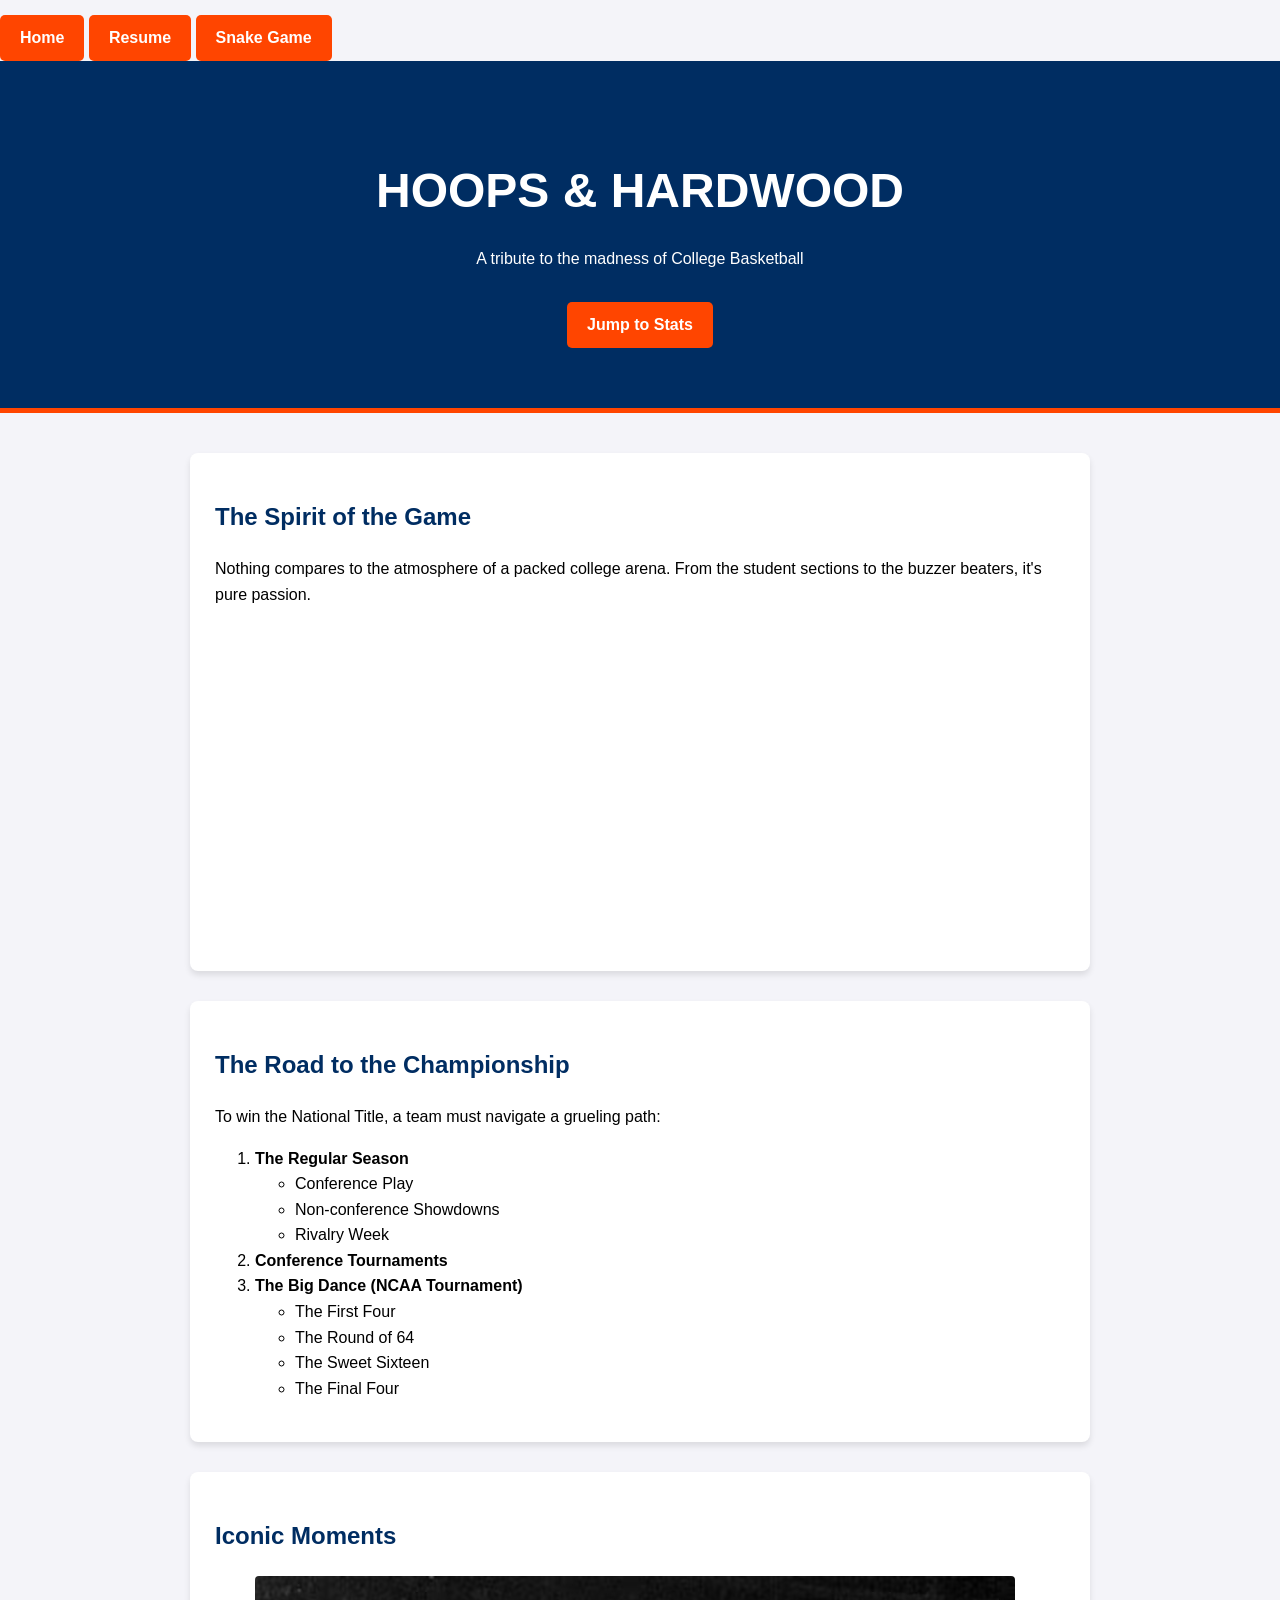
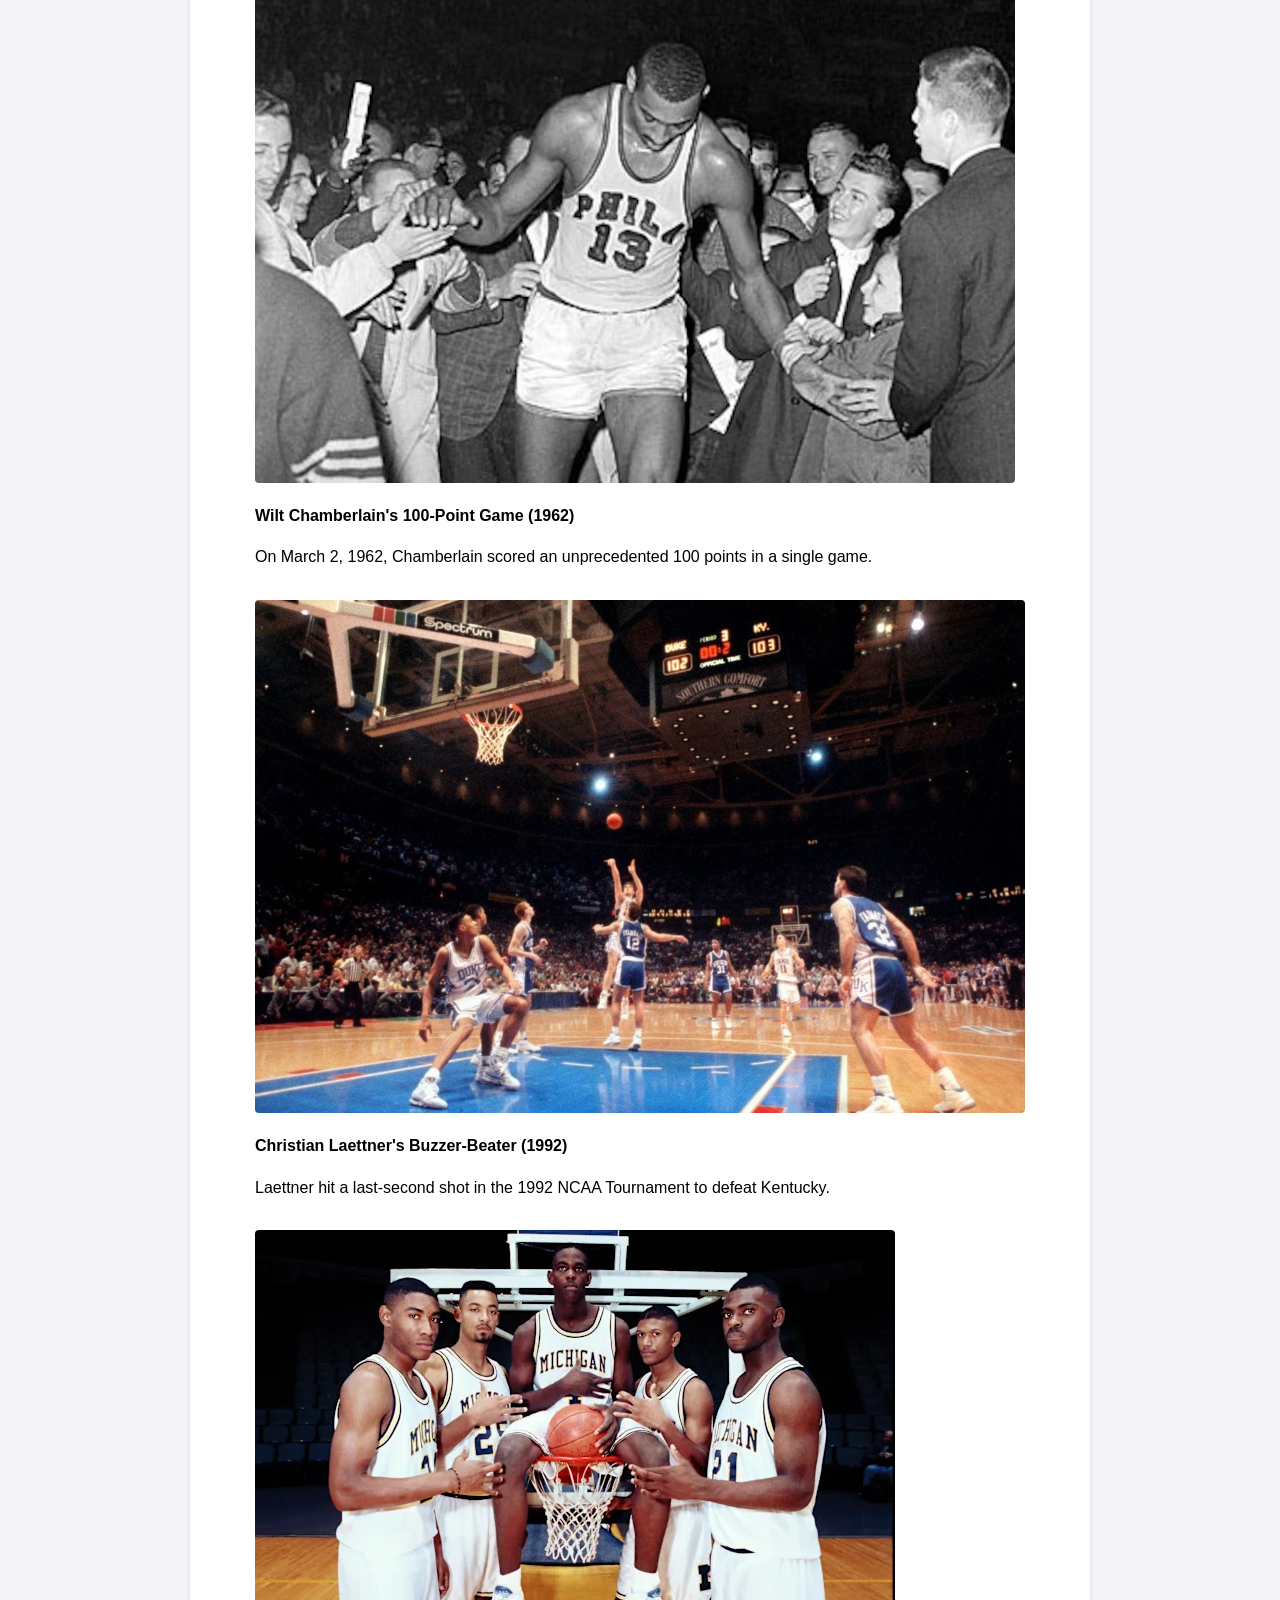
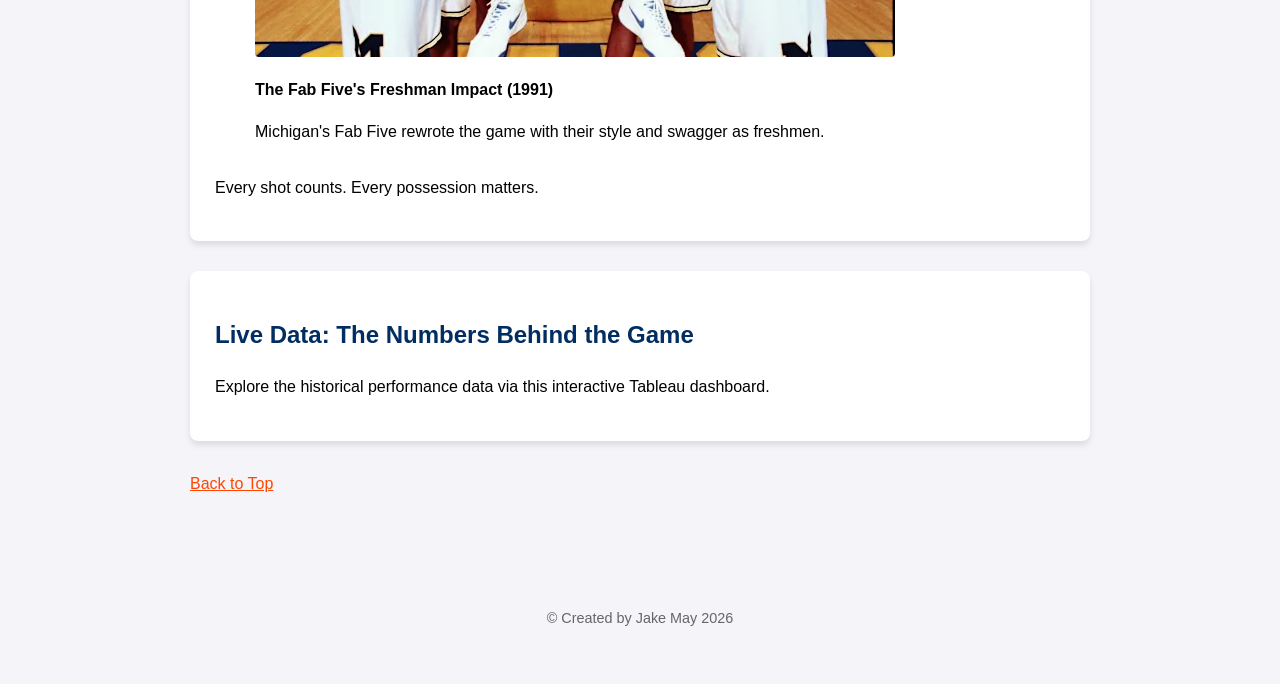
<file: index.html>
<!DOCTYPE html>
<html lang="en">

<head>
    <meta charset="UTF-8">
    <meta name="viewport" content="width=device-width, initial-scale=1.0">
    <title>Hoops & Hardwood | The College Game</title>
    <link rel="stylesheet" href="style/styles.css">
</head>

<body>
    <header>
        <nav>
            <a href="#" class="nav-link">Home</a>
            <a href="html/resume.html" class="nav-link">Resume</a>
            <a href="html/web-app.html" class="nav-link">Snake Game</a>
        </nav>
    </header>

    <div id="top" class="hero-section">
        <h1>Hoops & Hardwood</h1>
        <p>A tribute to the madness of College Basketball</p>
        <nav>
            <a href="#stats-section" class="nav-link">Jump to Stats</a>
        </nav>
    </div>

    <div class="container">

        <div class="content-block">
            <h2>The Spirit of the Game</h2>
            <p>Nothing compares to the atmosphere of a packed college arena. From the student sections to the buzzer
                beaters, it's pure passion.</p>

            <iframe width="560" height="315" src="https://www.youtube.com/embed/st-WhYLHH3Y?si=Eth1VqIU52LtONYm"
                title="YouTube video player" frameborder="0"
                allow="accelerometer; autoplay; clipboard-write; encrypted-media; gyroscope; picture-in-picture; web-share"
                referrerpolicy="strict-origin-when-cross-origin" allowfullscreen>
            </iframe>
        </div>

        <div class="content-block">
            <h2>The Road to the Championship</h2>
            <p>To win the National Title, a team must navigate a grueling path:</p>
            <ol>
                <li><strong>The Regular Season</strong>
                    <ul>
                        <li>Conference Play</li>
                        <li>Non-conference Showdowns</li>
                        <li>Rivalry Week</li>
                    </ul>
                </li>
                <li><strong>Conference Tournaments</strong></li>
                <li><strong>The Big Dance (NCAA Tournament)</strong>
                    <ul>
                        <li>The First Four</li>
                        <li>The Round of 64</li>
                        <li>The Sweet Sixteen</li>
                        <li>The Final Four</li>
                    </ul>
                </li>
            </ol>
        </div>

        <div class="content-block">
            <h2>Iconic Moments</h2>

            <figure class="moment-figure">
                <img src="images/wilt-cham.jpg" alt="Historic basketball arena with fans" class="feature-image">
                <figcaption>
                    <strong>Wilt Chamberlain's 100-Point Game (1962)</strong>
                    <p>On March 2, 1962, Chamberlain scored an unprecedented 100 points in a single game.</p>
                </figcaption>
            </figure>

            <figure class="moment-figure">
                <img src="images/chris-buzzer-beater.jpg" alt="Basketball player making a buzzer beater"
                    class="feature-image">
                <figcaption>
                    <strong>Christian Laettner's Buzzer-Beater (1992)</strong>
                    <p>Laettner hit a last-second shot in the 1992 NCAA Tournament to defeat Kentucky.</p>
                </figcaption>
            </figure>

            <figure class="moment-figure">
                <img src="images/fabfive.jpg" alt="College basketball team celebrating" class="feature-image">
                <figcaption>
                    <strong>The Fab Five's Freshman Impact (1991)</strong>
                    <p>Michigan's Fab Five rewrote the game with their style and swagger as freshmen.</p>
                </figcaption>
            </figure>

            <p>Every shot counts. Every possession matters.</p>
        </div>

        <div id="stats-section" class="content-block stats-box">
            <h2>Live Data: The Numbers Behind the Game</h2>
            <p>Explore the historical performance data via this interactive Tableau dashboard.</p>
            <div style="width: 800px; max-width: 100%; height: auto; margin: 0 auto;">
            <div class='tableauPlaceholder' id='viz1776302697679' style='position: relative'><noscript><a href='#'><img
                            alt='March Madness Greatest Games '
                            src='https:&#47;&#47;public.tableau.com&#47;static&#47;images&#47;Ma&#47;MarchMadnessGreatestGames&#47;MarchMadnessGreatestGames&#47;1_rss.png'
                            style='border: none' /></a></noscript><object class='tableauViz' style='display:none;'>
                    <param name='host_url' value='https%3A%2F%2Fpublic.tableau.com%2F' />
                    <param name='embed_code_version' value='3' />
                    <param name='site_root' value='' />
                    <param name='name' value='MarchMadnessGreatestGames&#47;MarchMadnessGreatestGames' />
                    <param name='tabs' value='no' />
                    <param name='toolbar' value='yes' />
                    <param name='static_image'
                        value='https:&#47;&#47;public.tableau.com&#47;static&#47;images&#47;Ma&#47;MarchMadnessGreatestGames&#47;MarchMadnessGreatestGames&#47;1.png' />
                    <param name='animate_transition' value='yes' />
                    <param name='display_static_image' value='yes' />
                    <param name='display_spinner' value='yes' />
                    <param name='display_overlay' value='yes' />
                    <param name='display_count' value='yes' />
                    <param name='language' value='en-US' />
                </object></div>
            <script
                type='text/javascript'>                    var divElement = document.getElementById('viz1776302697679'); var vizElement = divElement.getElementsByTagName('object')[0]; vizElement.style.width = '800px'; vizElement.style.height = '600px'; var scriptElement = document.createElement('script'); scriptElement.src = 'https://public.tableau.com/javascripts/api/viz_v1.js'; vizElement.parentNode.insertBefore(scriptElement, vizElement);                </script>
            </div>
        </div>

        <p><a href="#top" style="color: #ff4500;">Back to Top</a></p>
    </div>

    <footer>
        <p>&copy; Created by Jake May 2026</p>
    </footer>

</body>

</html>
</file>
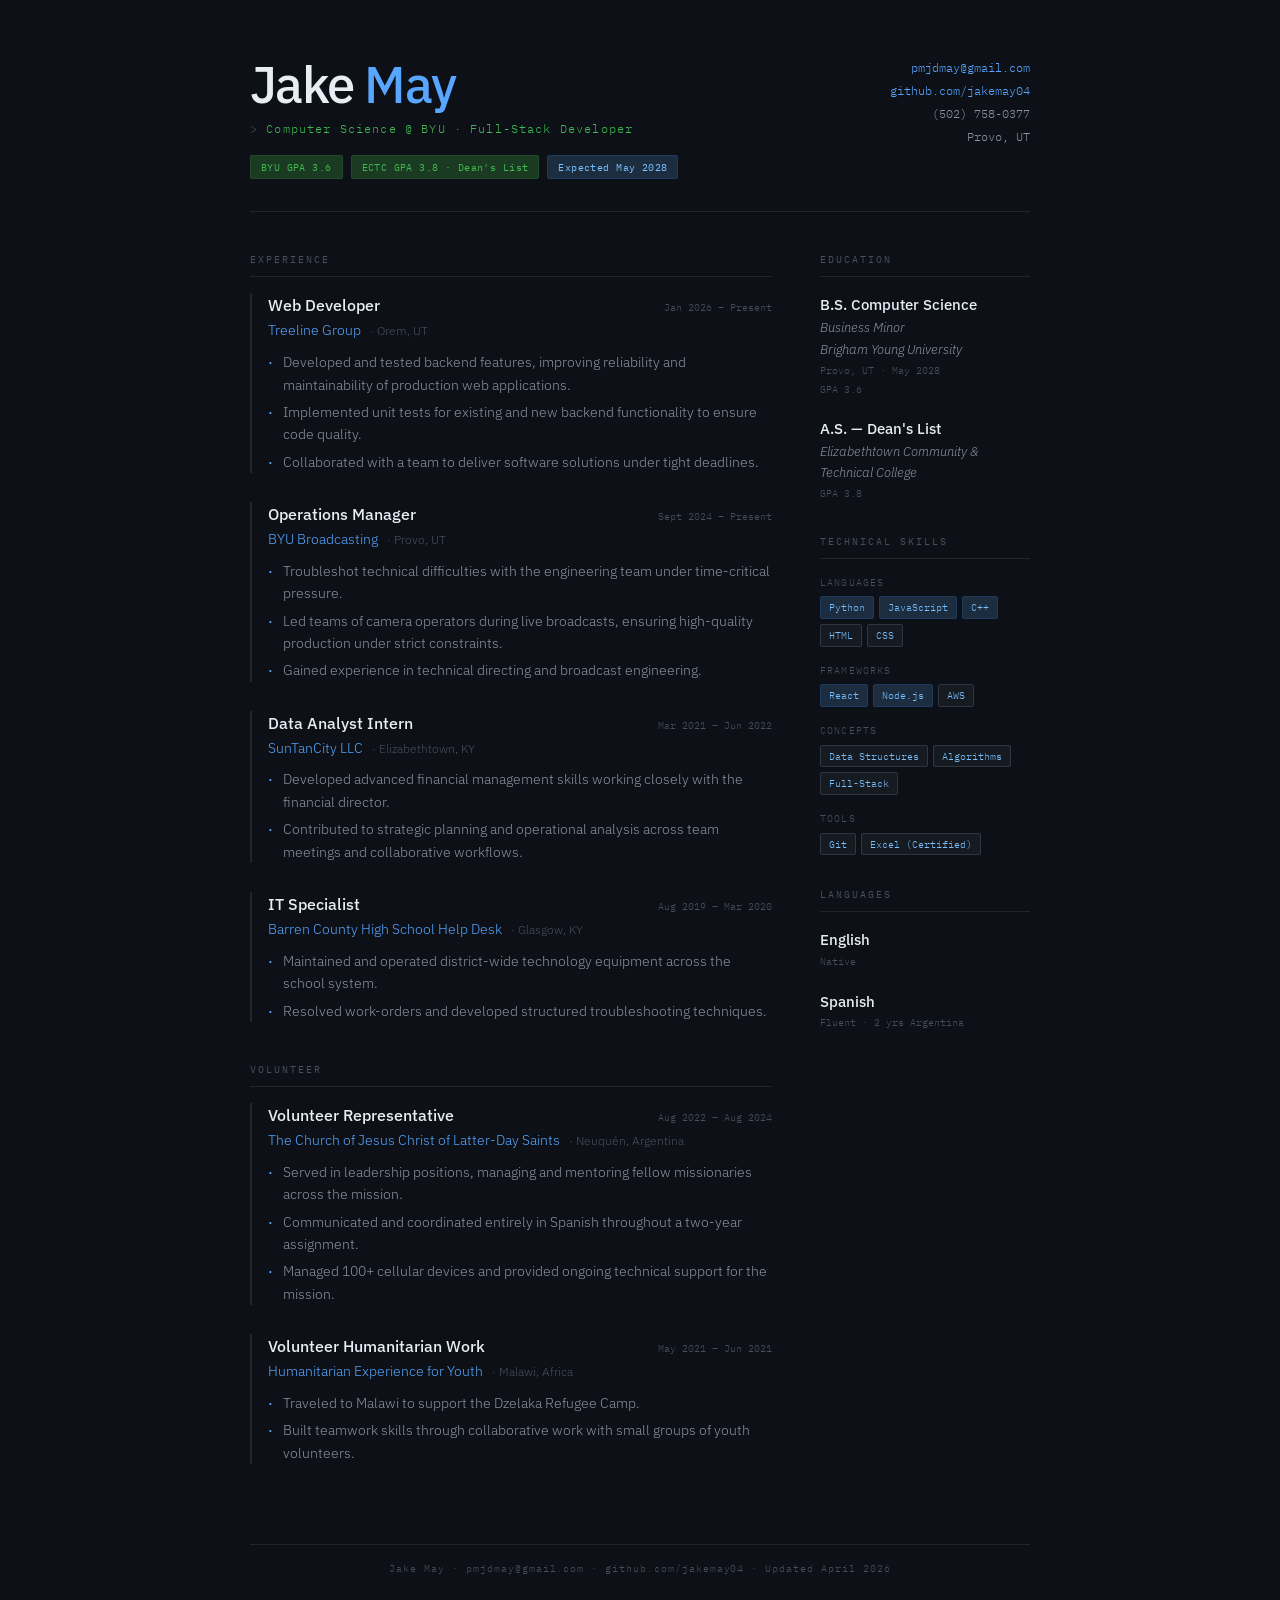
<file: html/resume.html>
<!DOCTYPE html>
<html lang="en">
<head>
<meta charset="UTF-8" />
<meta name="viewport" content="width=device-width, initial-scale=1.0" />
<title>Jake May — Resume</title>
<link rel="preconnect" href="https://fonts.googleapis.com" />
<link rel="preconnect" href="https://fonts.gstatic.com" crossorigin />
<link href="https://fonts.googleapis.com/css2?family=IBM+Plex+Sans:ital,wght@0,300;0,400;0,500;1,300&family=IBM+Plex+Mono:wght@300;400&display=swap" rel="stylesheet" />
<link rel="stylesheet" href="../style/resume.css" />
<style>
  *, *::before, *::after { box-sizing: border-box; margin: 0; padding: 0; }

</style>
</head>
<body>
<div class="page">

  <header>
    <div class="header-top">
      <div>
        <h1 class="name">Jake <span>May</span></h1>
        <p class="headline">Computer Science @ BYU · Full-Stack Developer</p>
        <div class="gpa-bar">
          <span class="badge green">BYU GPA 3.6</span>
          <span class="badge green">ECTC GPA 3.8 · Dean's List</span>
          <span class="badge">Expected May 2028</span>
        </div>
      </div>
      <div class="contact-block">
        <a href="mailto:pmjdmay@gmail.com">pmjdmay@gmail.com</a><br />
        <a href="https://github.com/jakemay04" target="_blank">github.com/jakemay04</a><br />
        (502) 758-0377<br />
        Provo, UT
      </div>
    </div>
  </header>

  <div class="body-grid">

    <div class="main-col">

      <section>
        <h2 class="section-label">Experience</h2>

        <div class="entry">
          <div class="entry-header">
            <span class="entry-title">Web Developer</span>
            <span class="entry-period">Jan 2026 – Present</span>
          </div>
          <div class="entry-org">Treeline Group <span>· Orem, UT</span></div>
          <ul class="bullets">
            <li>Developed and tested backend features, improving reliability and maintainability of production web applications.</li>
            <li>Implemented unit tests for existing and new backend functionality to ensure code quality.</li>
            <li>Collaborated with a team to deliver software solutions under tight deadlines.</li>
          </ul>
        </div>

        <div class="entry">
          <div class="entry-header">
            <span class="entry-title">Operations Manager</span>
            <span class="entry-period">Sept 2024 – Present</span>
          </div>
          <div class="entry-org">BYU Broadcasting <span>· Provo, UT</span></div>
          <ul class="bullets">
            <li>Troubleshot technical difficulties with the engineering team under time-critical pressure.</li>
            <li>Led teams of camera operators during live broadcasts, ensuring high-quality production under strict constraints.</li>
            <li>Gained experience in technical directing and broadcast engineering.</li>
          </ul>
        </div>

        <div class="entry">
          <div class="entry-header">
            <span class="entry-title">Data Analyst Intern</span>
            <span class="entry-period">Mar 2021 – Jun 2022</span>
          </div>
          <div class="entry-org">SunTanCity LLC <span>· Elizabethtown, KY</span></div>
          <ul class="bullets">
            <li>Developed advanced financial management skills working closely with the financial director.</li>
            <li>Contributed to strategic planning and operational analysis across team meetings and collaborative workflows.</li>
          </ul>
        </div>

        <div class="entry">
          <div class="entry-header">
            <span class="entry-title">IT Specialist</span>
            <span class="entry-period">Aug 2019 – Mar 2020</span>
          </div>
          <div class="entry-org">Barren County High School Help Desk <span>· Glasgow, KY</span></div>
          <ul class="bullets">
            <li>Maintained and operated district-wide technology equipment across the school system.</li>
            <li>Resolved work-orders and developed structured troubleshooting techniques.</li>
          </ul>
        </div>

      </section>

      <section>
        <h2 class="section-label">Volunteer</h2>

        <div class="entry">
          <div class="entry-header">
            <span class="entry-title">Volunteer Representative</span>
            <span class="entry-period">Aug 2022 – Aug 2024</span>
          </div>
          <div class="entry-org">The Church of Jesus Christ of Latter-Day Saints <span>· Neuquén, Argentina</span></div>
          <ul class="bullets">
            <li>Served in leadership positions, managing and mentoring fellow missionaries across the mission.</li>
            <li>Communicated and coordinated entirely in Spanish throughout a two-year assignment.</li>
            <li>Managed 100+ cellular devices and provided ongoing technical support for the mission.</li>
          </ul>
        </div>

        <div class="entry">
          <div class="entry-header">
            <span class="entry-title">Volunteer Humanitarian Work</span>
            <span class="entry-period">May 2021 – Jun 2021</span>
          </div>
          <div class="entry-org">Humanitarian Experience for Youth <span>· Malawi, Africa</span></div>
          <ul class="bullets">
            <li>Traveled to Malawi to support the Dzelaka Refugee Camp.</li>
            <li>Built teamwork skills through collaborative work with small groups of youth volunteers.</li>
          </ul>
        </div>

      </section>

    </div>

    <div class="side-col">

      <section>
        <h2 class="section-label">Education</h2>

        <div class="side-entry">
          <div class="side-title">B.S. Computer Science</div>
          <div class="side-sub">Business Minor</div>
          <div class="side-sub">Brigham Young University</div>
          <div class="side-meta">Provo, UT · May 2028</div>
          <div class="side-meta">GPA 3.6</div>
        </div>

        <div class="side-entry">
          <div class="side-title">A.S. — Dean's List</div>
          <div class="side-sub">Elizabethtown Community &amp; Technical College</div>
          <div class="side-meta">GPA 3.8</div>
        </div>

      </section>

      <section>
        <h2 class="section-label">Technical Skills</h2>

        <div class="skill-group">
          <div class="skill-cat">Languages</div>
          <div class="tags">
            <span class="tag hl">Python</span>
            <span class="tag hl">JavaScript</span>
            <span class="tag hl">C++</span>
            <span class="tag">HTML</span>
            <span class="tag">CSS</span>
          </div>
        </div>

        <div class="skill-group">
          <div class="skill-cat">Frameworks</div>
          <div class="tags">
            <span class="tag hl">React</span>
            <span class="tag hl">Node.js</span>
            <span class="tag">AWS</span>
          </div>
        </div>

        <div class="skill-group">
          <div class="skill-cat">Concepts</div>
          <div class="tags">
            <span class="tag">Data Structures</span>
            <span class="tag">Algorithms</span>
            <span class="tag">Full-Stack</span>
          </div>
        </div>

        <div class="skill-group">
          <div class="skill-cat">Tools</div>
          <div class="tags">
            <span class="tag">Git</span>
            <span class="tag">Excel (Certified)</span>
          </div>
        </div>

      </section>

      <section>
        <h2 class="section-label">Languages</h2>
        <div class="side-entry">
          <div class="side-title">English</div>
          <div class="side-meta">Native</div>
        </div>
        <div class="side-entry">
          <div class="side-title">Spanish</div>
          <div class="side-meta">Fluent · 2 yrs Argentina</div>
        </div>
      </section>

    </div>
  </div>

  <footer>Jake May · pmjdmay@gmail.com · github.com/jakemay04 · Updated April 2026</footer>

</div>
</body>
</html>
</file>
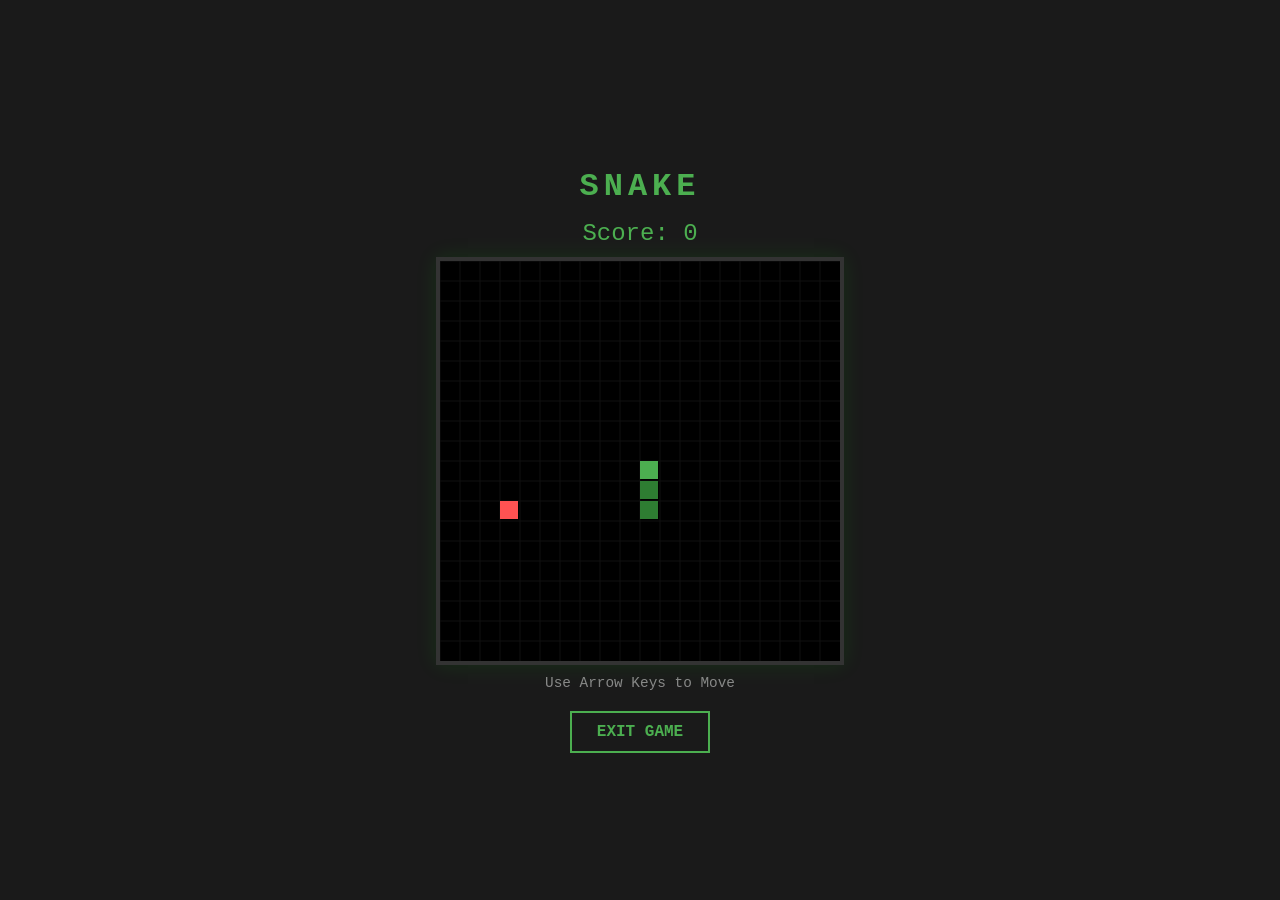
<file: html/web-app.html>
<!DOCTYPE html>
<html lang="en">
<head>
    <meta charset="UTF-8">
    <meta name="viewport" content="width=device-width, initial-scale=1.0">
    <title>Classic Snake Game</title>
    <style>
        /* Modern Dark Theme */
        body {
            background-color: #1a1a1a;
            color: #ffffff;
            display: flex;
            flex-direction: column;
            align-items: center;
            justify-content: center;
            height: 100vh;
            margin: 0;
            font-family: 'Courier New', Courier, monospace;
        }

        h1 {
            margin-bottom: 5px;
            letter-spacing: 5px;
            color: #4CAF50;
        }

        #game-container {
            position: relative;
            border: 4px solid #333;
            box-shadow: 0 0 20px rgba(0, 255, 0, 0.1);
        }

        canvas {
            display: block;
            background-color: #000;
        }

        .score-board {
            font-size: 24px;
            margin: 10px 0;
            color: #4CAF50;
        }

        .instructions {
            margin-top: 10px;
            color: #888;
            font-size: 0.9rem;
        }

        .btn {
            margin-top: 20px;
            padding: 10px 25px;
            background-color: transparent;
            color: #4CAF50;
            border: 2px solid #4CAF50;
            text-decoration: none;
            font-weight: bold;
            cursor: pointer;
            transition: all 0.3s;
        }

        .btn:hover {
            background-color: #4CAF50;
            color: #000;
        }
    </style>
</head>
<body>

    <h1>SNAKE</h1>
    <div class="score-board">Score: <span id="scoreText">0</span></div>

    <div id="game-container">
        <canvas id="snakeCanvas" width="400" height="400"></canvas>
    </div>

    <div class="instructions">Use Arrow Keys to Move</div>
    
    <a href="../index.html" class="btn">EXIT GAME</a>

    <script>
        const canvas = document.getElementById("snakeCanvas");
        const ctx = canvas.getContext("2d");
        const scoreText = document.getElementById("scoreText");

        // Game Constants
        const gridSize = 20;
        const tileCount = canvas.width / gridSize;
        
        // Game Variables
        let score = 0;
        let dx = 0;
        let dy = 0;
        let snake = [{x: 10, y: 10}, {x: 10, y: 11}, {x: 10, y: 12}];
        let food = {x: 5, y: 5};
        let gameOver = false;

        function main() {
            if (didGameEnd()) {
                showGameOver();
                return;
            }

            setTimeout(function onTick() {
                clearCanvas();
                drawFood();
                advanceSnake();
                drawSnake();
                main();
            }, 100);
        }

        function clearCanvas() {
            ctx.fillStyle = "black";
            ctx.fillRect(0, 0, canvas.width, canvas.height);
            
            // Subtle Grid Lines
            ctx.strokeStyle = "#111";
            for(let i=0; i<canvas.width; i+=gridSize) {
                ctx.beginPath(); ctx.moveTo(i,0); ctx.lineTo(i,canvas.height); ctx.stroke();
                ctx.beginPath(); ctx.moveTo(0,i); ctx.lineTo(canvas.width,i); ctx.stroke();
            }
        }

        function drawSnake() {
            snake.forEach((part, index) => {
                ctx.fillStyle = (index === 0) ? "#4CAF50" : "#2E7D32"; // Head is lighter green
                ctx.fillRect(part.x * gridSize, part.y * gridSize, gridSize - 2, gridSize - 2);
            });
        }

        function advanceSnake() {
            if (dx === 0 && dy === 0) return; // Don't move until key is pressed

            const head = {x: snake[0].x + dx, y: snake[0].y + dy};
            snake.unshift(head);

            if (snake[0].x === food.x && snake[0].y === food.y) {
                score += 10;
                scoreText.innerHTML = score;
                createFood();
            } else {
                snake.pop();
            }
        }

        function didGameEnd() {
            // Hit Walls
            if (snake[0].x < 0 || snake[0].x >= tileCount || snake[0].y < 0 || snake[0].y >= tileCount) return true;
            
            // Hit Self
            for (let i = 1; i < snake.length; i++) {
                if (snake[i].x === snake[0].x && snake[i].y === snake[0].y) return true;
            }
            return false;
        }

        function createFood() {
            food.x = Math.floor(Math.random() * tileCount);
            food.y = Math.floor(Math.random() * tileCount);
            // Make sure food doesn't spawn on snake body
            snake.forEach(part => {
                if(part.x === food.x && part.y === food.y) createFood();
            });
        }

        function drawFood() {
            ctx.fillStyle = "#FF5252"; // Red apple
            ctx.fillRect(food.x * gridSize, food.y * gridSize, gridSize - 2, gridSize - 2);
        }

        function showGameOver() {
            ctx.fillStyle = "rgba(0,0,0,0.8)";
            ctx.fillRect(0, 0, canvas.width, canvas.height);
            ctx.fillStyle = "white";
            ctx.font = "30px Courier New";
            ctx.textAlign = "center";
            ctx.fillText("GAME OVER", canvas.width/2, canvas.height/2 - 10);
            ctx.font = "15px Courier New";
            ctx.fillText("Press SPACE to Restart", canvas.width/2, canvas.height/2 + 30);
            gameOver = true;
        }

        function handleInput(event) {
            const keyPressed = event.keyCode;
            const LEFT = 37, UP = 38, RIGHT = 39, DOWN = 40, SPACE = 32;

            if (gameOver && keyPressed === SPACE) {
                location.reload();
            }

            const goingUp = dy === -1;
            const goingDown = dy === 1;
            const goingRight = dx === 1;
            const goingLeft = dx === -1;

            if (keyPressed === LEFT && !goingRight) { dx = -1; dy = 0; }
            if (keyPressed === UP && !goingDown) { dx = 0; dy = -1; }
            if (keyPressed === RIGHT && !goingLeft) { dx = 1; dy = 0; }
            if (keyPressed === DOWN && !goingUp) { dx = 0; dy = 1; }
        }

        document.addEventListener("keydown", handleInput);

        createFood();
        main();
    </script>
</body>
</html>
</file>
<file: style/styles.css>
/* 1. Custom Background and Base Styles */
body {
    background-color: #f4f4f9; /* Light grey/blue background */
    margin: 0;
    padding: 0;
    /* 2. Font Family Style */
    font-family: 'Segoe UI', Tahoma, Geneva, Verdana, sans-serif;
    line-height: 1.6;
}

/* 3. Style for Font Color */
h1, h2 {
    color: #002d62; /* Deep Blue */
}

/* 4. Div for Header Positioning */
.hero-section {
    background-color: #002d62;
    color: white;
    padding: 60px 20px;
    text-align: center;
    border-bottom: 5px solid #ff4500; /* Basketball Orange accent */
}

.hero-section h1 {
    color: #ffffff;
    font-size: 3rem;
    text-transform: uppercase;
    margin-bottom: 10px;
}

/* 5. Div for Main Content Container */
.container {
    max-width: 900px;
    margin: 20px auto;
    padding: 20px;
}

/* 6. Div for Specific Content Blocks */
.content-block {
    background: white;
    margin-bottom: 30px;
    padding: 25px;
    border-radius: 8px;
    box-shadow: 0 4px 6px rgba(0,0,0,0.1);
}

.feature-image {
    max-width: 100%;
    height: auto;
    border-radius: 4px;
    display: block;
    margin: 20px 0;
}

.moment-figure {
    margin-bottom: 30px;
}

.video-container {
    position: relative;
    padding-bottom: 56.25%; /* 16:9 Aspect Ratio */
    height: 0;
    overflow: hidden;
}

.video-container iframe {
    position: absolute;
    top: 0;
    left: 0;
    width: 100%;
    height: 100%;
}

.nav-link {
    display: inline-block;
    margin-top: 15px;
    padding: 10px 20px;
    background-color: #ff4500;
    color: white;
    text-decoration: none;
    border-radius: 5px;
    font-weight: bold;
}

.nav-link:hover {
    background-color: #e03d00;
}

footer {
    text-align: center;
    padding: 40px;
    font-size: 0.9rem;
    color: #666;
}
</file>
<file: style/resume.css>
:root {
    --bg: #0d1117;
    --surface: #161b22;
    --border: #21262d;
    --border-bright: #30363d;
    --text: #e6edf3;
    --text-mid: #8b949e;
    --text-faint: #484f58;
    --accent: #58a6ff;
    --accent-dim: #1f3a5f;
    --green: #3fb950;
    --green-dim: #1a3a22;
    --tag-bg: #1c2d3f;
    --tag-text: #79c0ff;
  }

  html { font-size: 16px; }

  body {
    background: var(--bg);
    color: var(--text);
    font-family: 'IBM Plex Sans', sans-serif;
    font-weight: 300;
    line-height: 1.6;
    min-height: 100vh;
  }

  .page {
    max-width: 860px;
    margin: 0 auto;
    padding: 3.5rem 2.5rem 5rem;
  }

  header {
    margin-bottom: 2.5rem;
    padding-bottom: 2rem;
    border-bottom: 1px solid var(--border);
  }

  .header-top {
    display: flex;
    justify-content: space-between;
    align-items: flex-start;
    gap: 2rem;
    flex-wrap: wrap;
  }

  .name {
    font-size: clamp(2rem, 5vw, 3.2rem);
    font-weight: 500;
    letter-spacing: -0.03em;
    line-height: 1.1;
    color: var(--text);
  }

  .name span { color: var(--accent); }

  .headline {
    font-family: 'IBM Plex Mono', monospace;
    font-size: 0.72rem;
    font-weight: 300;
    color: var(--green);
    letter-spacing: 0.1em;
    margin-top: 0.5rem;
  }

  .headline::before { content: '> '; color: var(--text-faint); }

  .gpa-bar {
    display: flex;
    gap: 0.5rem;
    margin-top: 1rem;
    flex-wrap: wrap;
  }

  .badge {
    font-family: 'IBM Plex Mono', monospace;
    font-size: 0.65rem;
    font-weight: 400;
    padding: 3px 10px;
    border-radius: 2px;
    background: var(--tag-bg);
    color: var(--tag-text);
    border: 1px solid var(--accent-dim);
    letter-spacing: 0.04em;
  }

  .badge.green {
    background: var(--green-dim);
    color: var(--green);
    border-color: #1f4d28;
  }

  .contact-block {
    font-family: 'IBM Plex Mono', monospace;
    font-size: 0.72rem;
    font-weight: 300;
    color: var(--text-mid);
    line-height: 2;
    text-align: right;
  }

  .contact-block a { color: var(--accent); text-decoration: none; }
  .contact-block a:hover { text-decoration: underline; }

  .body-grid {
    display: grid;
    grid-template-columns: 1fr 210px;
    gap: 0 3rem;
    align-items: start;
  }

  section { margin-bottom: 2.5rem; }

  .section-label {
    font-family: 'IBM Plex Mono', monospace;
    font-size: 0.62rem;
    font-weight: 400;
    letter-spacing: 0.2em;
    text-transform: uppercase;
    color: var(--text-faint);
    margin-bottom: 1rem;
    padding-bottom: 0.5rem;
    border-bottom: 1px solid var(--border);
  }

  .entry {
    margin-bottom: 1.8rem;
    padding-left: 1rem;
    border-left: 2px solid var(--border);
    transition: border-color 0.15s;
  }

  .entry:hover { border-left-color: var(--accent); }

  .entry-header {
    display: flex;
    justify-content: space-between;
    align-items: baseline;
    gap: 1rem;
    flex-wrap: wrap;
    margin-bottom: 0.1rem;
  }

  .entry-title { font-size: 1rem; font-weight: 500; color: var(--text); }

  .entry-period {
    font-family: 'IBM Plex Mono', monospace;
    font-size: 0.65rem;
    font-weight: 300;
    color: var(--text-faint);
    white-space: nowrap;
  }

  .entry-org {
    font-size: 0.85rem;
    color: var(--accent);
    margin-bottom: 0.55rem;
    font-weight: 300;
  }

  .entry-org span { color: var(--text-faint); font-size: 0.78rem; margin-left: 0.4rem; }

  .bullets { list-style: none; display: flex; flex-direction: column; gap: 0.3rem; }

  .bullets li {
    font-size: 0.88rem;
    color: var(--text-mid);
    padding-left: 1.1em;
    position: relative;
    line-height: 1.6;
  }

  .bullets li::before {
    content: '·';
    position: absolute;
    left: 0;
    color: var(--accent);
    font-weight: 500;
  }

  .side-col section { margin-bottom: 2rem; }

  .side-entry { margin-bottom: 1.2rem; }

  .side-title { font-size: 0.92rem; font-weight: 500; color: var(--text); }

  .side-sub {
    font-size: 0.8rem;
    color: var(--text-mid);
    font-style: italic;
    margin-top: 0.1rem;
  }

  .side-meta {
    font-family: 'IBM Plex Mono', monospace;
    font-size: 0.63rem;
    color: var(--text-faint);
    margin-top: 0.15rem;
  }

  .skill-group { margin-bottom: 1rem; }

  .skill-cat {
    font-family: 'IBM Plex Mono', monospace;
    font-size: 0.6rem;
    letter-spacing: 0.12em;
    text-transform: uppercase;
    color: var(--text-faint);
    margin-bottom: 0.4rem;
  }

  .tags { display: flex; flex-wrap: wrap; gap: 5px; }

  .tag {
    font-family: 'IBM Plex Mono', monospace;
    font-size: 0.65rem;
    padding: 2px 8px;
    border-radius: 2px;
    background: var(--surface);
    color: var(--tag-text);
    border: 1px solid var(--border-bright);
  }

  .tag.hl { background: var(--tag-bg); border-color: var(--accent-dim); }

  footer {
    margin-top: 2.5rem;
    padding-top: 1rem;
    border-top: 1px solid var(--border);
    font-family: 'IBM Plex Mono', monospace;
    font-size: 0.6rem;
    color: var(--text-faint);
    letter-spacing: 0.1em;
    text-align: center;
  }

  @media (max-width: 640px) {
    .page { padding: 2rem 1.25rem 3rem; }
    .header-top { flex-direction: column; }
    .contact-block { text-align: left; }
    .body-grid { grid-template-columns: 1fr; }
  }

  @media print {
    body { background: white; color: #111; }
    :root {
      --bg: white; --surface: #f5f5f5; --border: #ddd; --border-bright: #ccc;
      --text: #111; --text-mid: #444; --text-faint: #888;
      --accent: #0066cc; --accent-dim: #cce0ff;
      --green: #1a7a2e; --green-dim: #e0f4e5;
      --tag-bg: #eef4ff; --tag-text: #0055bb;
    }
  }
</file>
